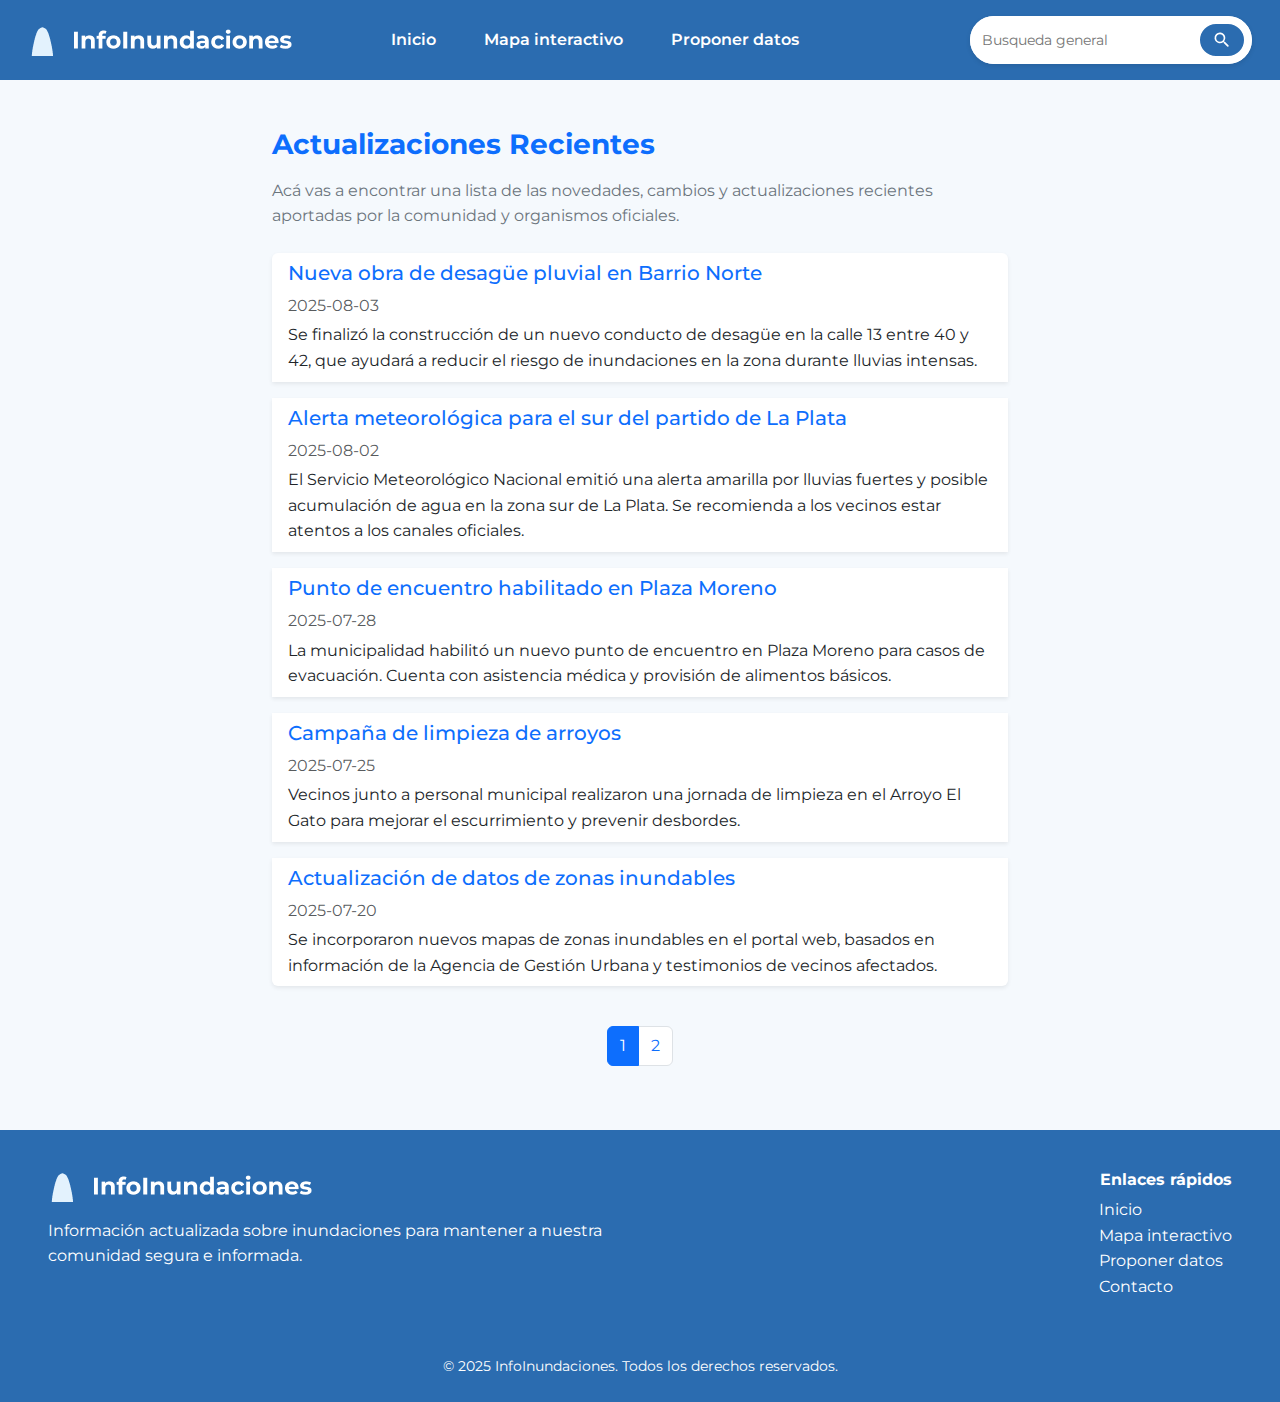
<file: actualizaciones.html>
<!doctype html>
<html lang="es">
  <head>
    <meta charset="UTF-8" />
    <meta name="viewport" content="width=device-width, initial-scale=1.0" />
    <title>Actualizaciones Recientes</title>
    <!-- Fuente Montserrat -->
    <link rel="preconnect" href="https://fonts.googleapis.com" />
    <link rel="preconnect" href="https://fonts.gstatic.com" crossorigin />
    <link
      href="https://fonts.googleapis.com/css2?family=Montserrat:ital,wght@0,100..900;1,100..900&display=swap"
      rel="stylesheet"
    />
    <!-- Bootstrap 5 -->
    <link
      href="https://cdn.jsdelivr.net/npm/bootstrap@5.3.3/dist/css/bootstrap.min.css"
      rel="stylesheet"
    />
    <link rel="stylesheet" href="css/style.css" />
    <link rel="stylesheet" href="css/navbar.css" />
    <link rel="stylesheet" href="css/footer.css" />
    <script src="js/navbar-component.js" defer></script>
  </head>
  <body>
    <!-- Header -->
    <header>
      <navbar-component></navbar-component>
    </header>

    <main class="container py-5" id="main-content" tabindex="-1">
      <section class="row justify-content-center">
        <article
          class="col-12 col-md-10 col-lg-8"
          aria-labelledby="actualizaciones-titulo"
        >
          <h1 id="actualizaciones-titulo" class="h3 fw-bold text-primary mb-3">
            Actualizaciones Recientes
          </h1>
          <p class="text-secondary mb-4">
            Acá vas a encontrar una lista de las novedades, cambios y
            actualizaciones recientes aportadas por la comunidad y organismos
            oficiales.
          </p>
          <section aria-label="Lista de actualizaciones">
            <ul id="actualizaciones-lista" class="list-group mb-4">
              <!-- Las actualizaciones se insertarán aquí vía JS -->
            </ul>
          </section>
          <nav aria-label="Paginación de actualizaciones">
            <ul class="pagination justify-content-center" id="paginacion">
              <!-- Botones de paginación generados por JS -->
            </ul>
          </nav>
        </article>
      </section>
    </main>

    <!-- Footer -->
    <footer class="mt-auto">
      <footer-component></footer-component>
    </footer>

    <!-- Bootstrap JS -->
    <script src="https://cdn.jsdelivr.net/npm/bootstrap@5.3.3/dist/js/bootstrap.bundle.min.js"></script>
    <!-- Footer componente -->
    <script src="js/footer-component.js" defer></script>
    <!-- Actualizaciones JS -->
    <script src="js/actualizaciones.js" defer></script>
  </body>
</html>
</file>
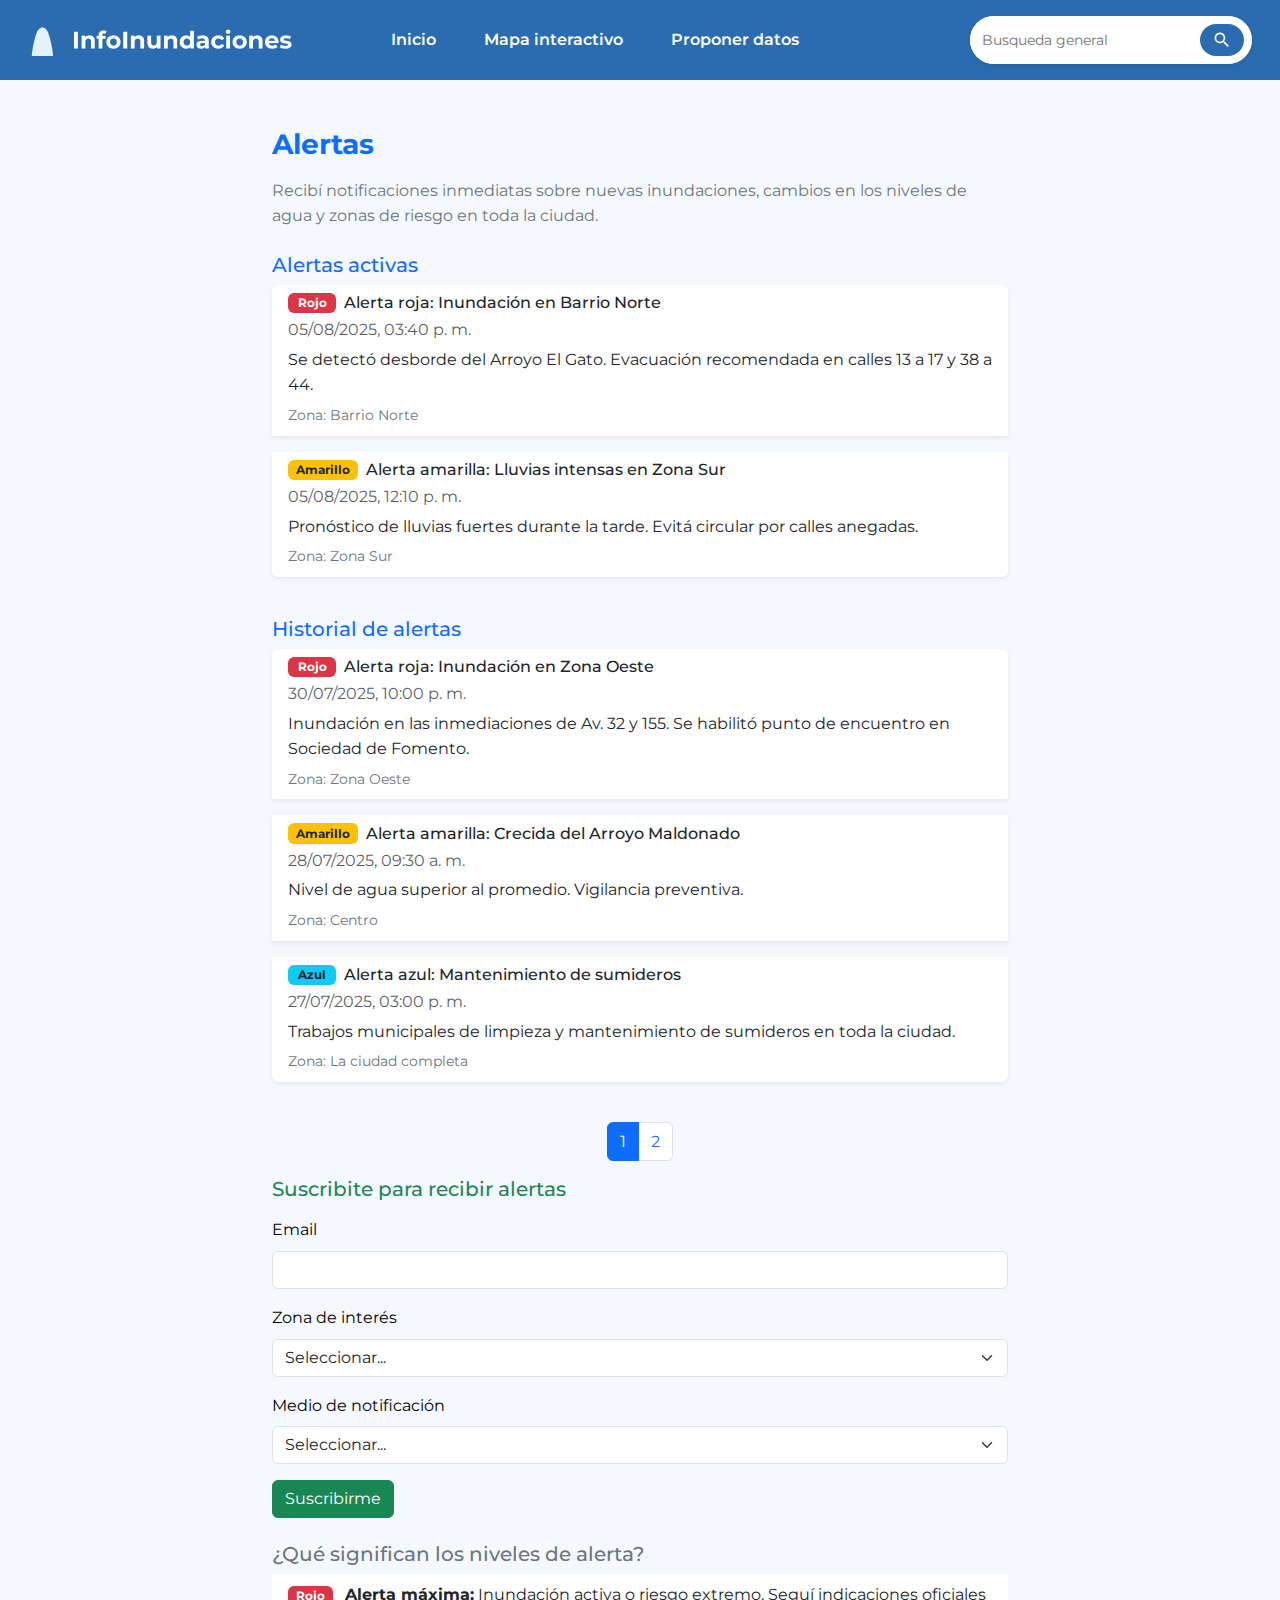
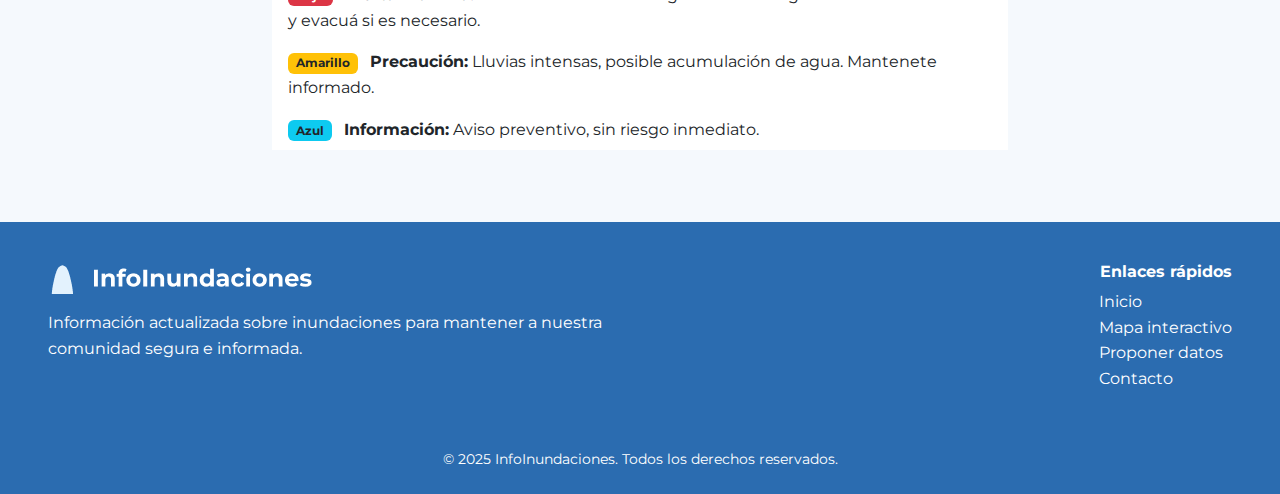
<file: alertas.html>
<!doctype html>
<html lang="es">
  <head>
    <meta charset="UTF-8" />
    <meta name="viewport" content="width=device-width, initial-scale=1.0" />
    <title>Alertas</title>
    <!-- Fuente Montserrat -->
    <link rel="preconnect" href="https://fonts.googleapis.com" />
    <link rel="preconnect" href="https://fonts.gstatic.com" crossorigin />
    <link
      href="https://fonts.googleapis.com/css2?family=Montserrat:ital,wght@0,100..900;1,100..900&display=swap"
      rel="stylesheet"
    />
    <!-- Bootstrap 5 -->
    <link
      href="https://cdn.jsdelivr.net/npm/bootstrap@5.3.3/dist/css/bootstrap.min.css"
      rel="stylesheet"
    />
    <link rel="stylesheet" href="css/style.css" />
    <link rel="stylesheet" href="css/navbar.css" />
    <link rel="stylesheet" href="css/footer.css" />
    <script src="js/navbar-component.js" defer></script>
  </head>
  <body>
    <!-- Header -->
    <header>
      <navbar-component></navbar-component>
    </header>

    <main class="container py-5" id="main-content" tabindex="-1">
      <section class="row justify-content-center">
        <article class="col-12 col-lg-8" aria-labelledby="alertas-titulo">
          <h1 id="alertas-titulo" class="h3 fw-bold text-primary mb-3">
            Alertas
          </h1>
          <p class="text-secondary mb-4">
            Recibí notificaciones inmediatas sobre nuevas inundaciones, cambios
            en los niveles de agua y zonas de riesgo en toda la ciudad.
          </p>

          <!-- Alertas Activas -->
          <section aria-labelledby="alerta-activa-titulo">
            <h2 id="alerta-activa-titulo" class="h5 text-primary mb-2">
              Alertas activas
            </h2>
            <ul class="list-group mb-4" id="alertas-activas-lista">
              <!-- Alertas activas se insertan aquí por JS -->
            </ul>
          </section>

          <!-- Historial de alertas -->
          <section aria-labelledby="historial-alertas-titulo">
            <h2 id="historial-alertas-titulo" class="h5 text-primary mb-2">
              Historial de alertas
            </h2>
            <ul class="list-group mb-4" id="alertas-historial-lista">
              <!-- Historial se inserta aquí por JS -->
            </ul>
            <nav aria-label="Paginación de historial de alertas">
              <ul
                class="pagination justify-content-center"
                id="alertas-historial-paginacion"
              >
                <!-- Paginación JS -->
              </ul>
            </nav>
          </section>

          <!-- Formulario de suscripción -->
          <section aria-labelledby="suscripcion-titulo">
            <h2 id="suscripcion-titulo" class="h5 text-success mb-3">
              Suscribite para recibir alertas
            </h2>
            <!-- ... dentro del formulario de suscripción ... -->
            <form class="mb-4" id="suscripcion-formulario" autocomplete="off">
              <div class="mb-3">
                <label for="suscripcion-email" class="form-label">Email</label>
                <input
                  type="email"
                  class="form-control"
                  id="suscripcion-email"
                  name="email"
                  required
                  aria-required="true"
                  aria-label="Ingresá tu email para recibir alertas"
                />
              </div>
              <div class="mb-3">
                <label for="suscripcion-zona" class="form-label"
                  >Zona de interés</label
                >
                <select
                  class="form-select"
                  id="suscripcion-zona"
                  name="zona"
                  aria-label="Seleccioná tu zona de interés"
                  required
                >
                  <option value="" disabled hidden selected>
                    Seleccionar...
                  </option>
                  <option value="Barrio Norte">Barrio Norte</option>
                  <option value="Zona Sur">Zona Sur</option>
                  <option value="Centro">Centro</option>
                  <option value="Zona Oeste">Zona Oeste</option>
                  <option value="La ciudad completa">Toda la ciudad</option>
                </select>
              </div>
              <div class="mb-3">
                <label for="suscripcion-medio" class="form-label"
                  >Medio de notificación</label
                >
                <select
                  class="form-select"
                  id="suscripcion-medio"
                  name="medio"
                  aria-label="Seleccioná medio de notificación"
                  required
                >
                  <option value="" disabled hidden selected>
                    Seleccionar...
                  </option>
                  <option value="Email">Email</option>
                  <option value="WhatsApp">WhatsApp</option>
                  <option value="Push">Notificación Push</option>
                </select>
              </div>
              <button type="submit" class="btn btn-success">Suscribirme</button>
              <div class="mt-2 visually-hidden" id="suscripcion-mensaje"></div>
            </form>
          </section>

          <!-- Ayuda y explicación de niveles -->
          <section aria-labelledby="niveles-alerta-titulo">
            <h2 id="niveles-alerta-titulo" class="h5 text-secondary mb-2">
              ¿Qué significan los niveles de alerta?
            </h2>
            <ul class="list-group list-group-flush mb-4">
              <li class="list-group-item border-0">
                <span class="badge bg-danger me-2">Rojo</span>
                <strong>Alerta máxima:</strong> Inundación activa o riesgo
                extremo. Seguí indicaciones oficiales y evacuá si es necesario.
              </li>
              <li class="list-group-item border-0">
                <span class="badge bg-warning text-dark me-2">Amarillo</span>
                <strong>Precaución:</strong> Lluvias intensas, posible
                acumulación de agua. Mantenete informado.
              </li>
              <li class="list-group-item border-0">
                <span class="badge bg-info text-dark me-2">Azul</span>
                <strong>Información:</strong> Aviso preventivo, sin riesgo
                inmediato.
              </li>
            </ul>
          </section>
        </article>
      </section>
    </main>

    <!-- Footer -->
    <footer class="mt-auto">
      <footer-component></footer-component>
    </footer>

    <!-- Bootstrap JS -->
    <script src="https://cdn.jsdelivr.net/npm/bootstrap@5.3.3/dist/js/bootstrap.bundle.min.js"></script>
    <!-- Footer componente -->
    <script src="js/footer-component.js" defer></script>
    <!-- Alertas JS -->
    <script src="js/alertas.js" defer></script>
  </body>
</html>
</file>
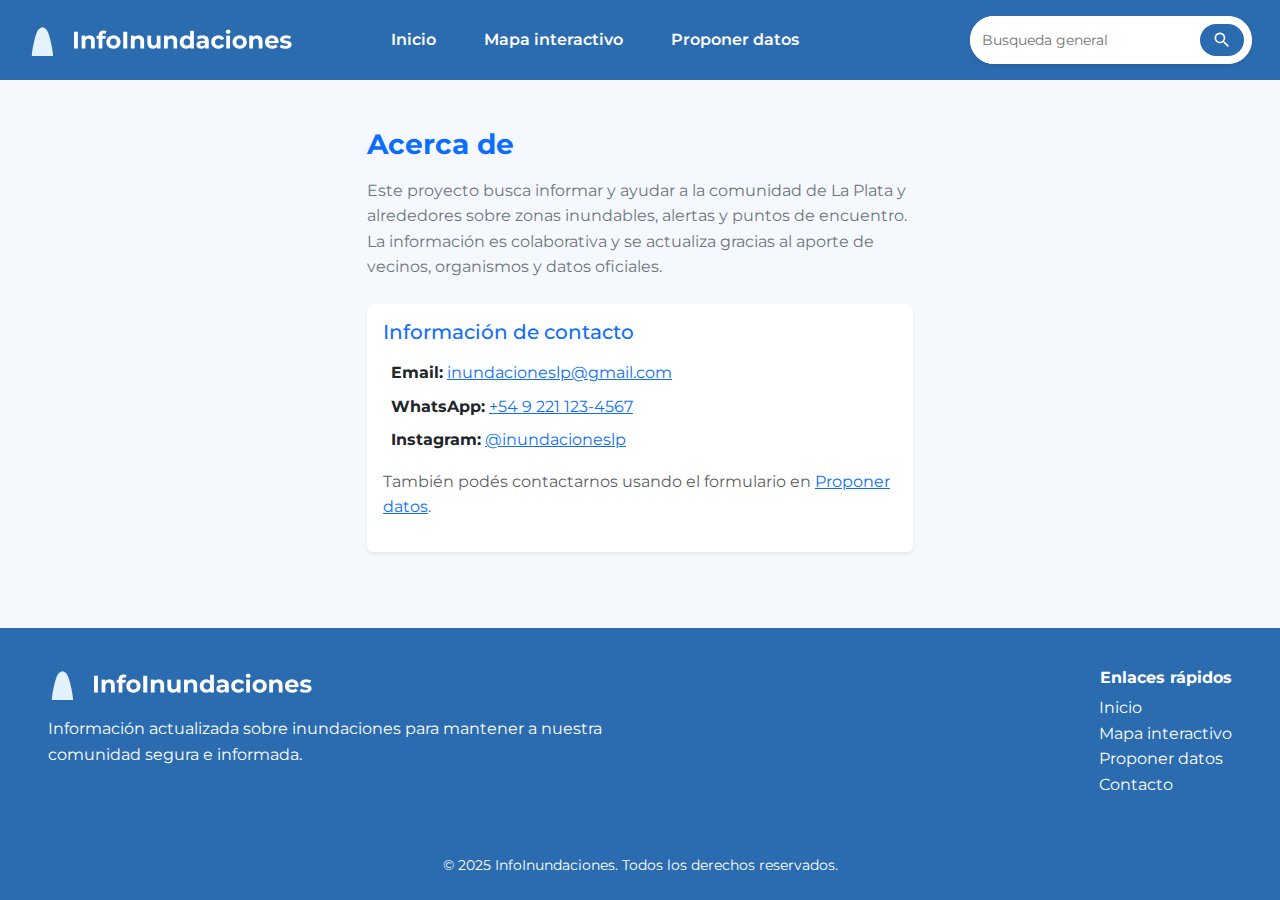
<file: contacto.html>
<!doctype html>
<html lang="es">
  <head>
    <meta charset="UTF-8" />
    <meta name="viewport" content="width=device-width, initial-scale=1.0" />
    <title>Contacto</title>
    <!-- Fuente Montserrat -->
    <link rel="preconnect" href="https://fonts.googleapis.com" />
    <link rel="preconnect" href="https://fonts.gstatic.com" crossorigin />
    <link
      href="https://fonts.googleapis.com/css2?family=Montserrat:ital,wght@0,100..900;1,100..900&display=swap"
      rel="stylesheet"
    />
    <!-- Bootstrap 5 -->
    <link
      href="https://cdn.jsdelivr.net/npm/bootstrap@5.3.3/dist/css/bootstrap.min.css"
      rel="stylesheet"
    />
    <link rel="stylesheet" href="css/style.css" />
    <link rel="stylesheet" href="css/navbar.css" />
    <link rel="stylesheet" href="css/footer.css" />
    <script src="js/navbar-component.js" defer></script>
  </head>
  <body>
    <!-- Header -->
    <header>
      <navbar-component></navbar-component>
    </header>

    <main class="container py-5" id="main-content" tabindex="-1">
      <section class="row justify-content-center">
        <article
          class="col-12 col-md-8 col-lg-6"
          aria-labelledby="acerca-titulo"
        >
          <h1 id="acerca-titulo" class="h3 fw-bold text-primary mb-3">
            Acerca de
          </h1>
          <p class="text-secondary mb-4">
            Este proyecto busca informar y ayudar a la comunidad de La Plata y
            alrededores sobre zonas inundables, alertas y puntos de encuentro.
            La información es colaborativa y se actualiza gracias al aporte de
            vecinos, organismos y datos oficiales.
          </p>
          <div
            class="card shadow-sm border-0"
            aria-labelledby="contacto-titulo"
            aria-describedby="contacto-descripcion"
          >
            <div class="card-body">
              <h2 id="contacto-titulo" class="h5 text-primary mb-3">
                Información de contacto
              </h2>
              <p id="contacto-descripcion" class="visually-hidden">
                Formas de contactarnos por correo, WhatsApp o Instagram
              </p>
              <ul class="list-unstyled mb-3" role="list">
                <li class="mb-2" role="listitem">
                  <i class="bi bi-envelope-fill me-2" aria-hidden="true"></i>
                  <strong>Email:</strong>
                  <a
                    href="mailto:inundacioneslp@gmail.com"
                    aria-label="Enviar correo a inundacioneslp@gmail.com"
                    >inundacioneslp@gmail.com</a
                  >
                </li>
                <li class="mb-2" role="listitem">
                  <i class="bi bi-whatsapp me-2" aria-hidden="true"></i>
                  <strong>WhatsApp:</strong>
                  <a
                    href="https://wa.me/5492211234567"
                    aria-label="Enviar mensaje por WhatsApp al número +54 9 221 123-4567"
                    >+54 9 221 123-4567</a
                  >
                </li>
                <li class="mb-2" role="listitem">
                  <i class="bi bi-instagram me-2" aria-hidden="true"></i>
                  <strong>Instagram:</strong>
                  <a
                    href="https://instagram.com/inundacioneslp"
                    aria-label="Ir al Instagram @inundacioneslp"
                    >@inundacioneslp</a
                  >
                </li>
              </ul>
              <p class="text-muted">
                También podés contactarnos usando el formulario en
                <a
                  href="proponer_datos.html"
                  aria-label="Ir a la página Proponer datos para contactarnos"
                  >Proponer datos</a
                >.
              </p>
            </div>
          </div>
        </article>
      </section>
    </main>

    <!-- Footer -->
    <footer class="mt-auto">
      <footer-component></footer-component>
    </footer>

    <!-- Bootstrap JS -->
    <script src="https://cdn.jsdelivr.net/npm/bootstrap@5.3.3/dist/js/bootstrap.bundle.min.js"></script>
    <!-- Footer componente -->
    <script src="js/footer-component.js" defer></script>
  </body>
</html>
</file>
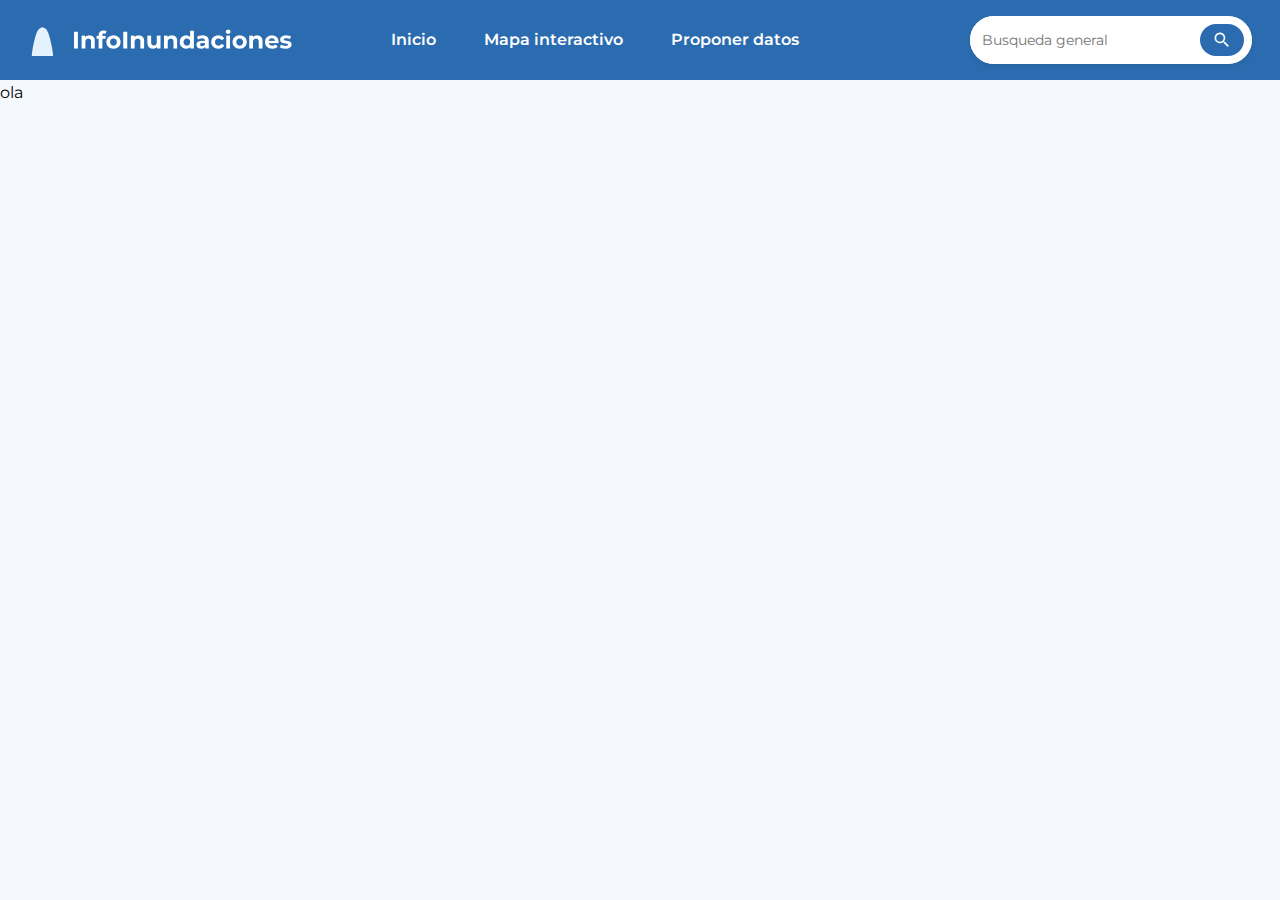
<file: pepe.html>
<!DOCTYPE html>
<html lang="en">
<head>
  <meta charset="UTF-8" />
  <meta name="viewport" content="width=device-width, initial-scale=1.0" />
  <title>InfoInundaciones</title>

  <!-- Usamos fuente Montserrat -->
  <link rel="preconnect" href="https://fonts.googleapis.com" />
  <link rel="preconnect" href="https://fonts.gstatic.com" crossorigin />
  <link
    href="https://fonts.googleapis.com/css2?family=Montserrat:ital,wght@0,100..900;1,100..900&display=swap"
    rel="stylesheet"
  />

  <!-- Usamos bootstrap 5 -->
  <link
    href="https://cdn.jsdelivr.net/npm/bootstrap@5.3.3/dist/css/bootstrap.min.css"
    rel="stylesheet"
  />
  <link rel="stylesheet" href="css/style.css" />
  <link rel="stylesheet" href="css/navbar.css" />
  <script src="js/navbar-component.js" defer></script>
</head>
<body>
    <header role="banner">
        <navbar-component></navbar-component>
    </header>
    ola
</body>
</html>
</file>
<file: css/style.css>
@font-face {
  font-family: 'OpenDyslexic';
  src: url('../assets/fonts/OpenDyslexic/OpenDyslexic-Regular.woff2') format('woff2'),
       url('../assets/fonts/OpenDyslexic/OpenDyslexic-Regular.woff') format('woff');
  font-weight: normal;
  font-style: normal;
}

@font-face {
  font-family: 'OpenDyslexic';
  src: url('../assets/fonts/OpenDyslexic/OpenDyslexic-Bold.woff2') format('woff2'),
       url('../assets/fonts/OpenDyslexic/OpenDyslexic-Bold.woff') format('woff');
  font-weight: bold;
  font-style: normal;
}


/* ==== Variables de color accesibles ==== */
:root {
    --color-fondo: #F5F9FD;
    --color-fondo-secundario: #2B6CB0;
    --color-fondo-terciario: #F59E0B;
    --color-fondo-hero: linear-gradient(270deg, rgba(43, 108, 176, 1) 0%, rgba(30, 78, 140, 1) 100%);
    --color-fondo-card: #FFFFFF;
    --color-texto-primario: #FFFFFF;
    --color-texto-secundario: #E3F2FD;
    --color-texto-terciario: #2B6CB0;
    --color-texto-titulo: #1E4E8C;
    --color-texto-titulo-secundario: #000000;
    --color-texto-label: #000000;
    --color-foco: #ffbf47;
    --color-fondo-terciario-hover: #d98206;
    --fuente-base: 'Montserrat', sans-serif;
}

html, body {
  height: 100%;
  margin: 0;
}

html {
    font-size: 16px; /* Esto serían 16px */
    scroll-behavior: smooth;
}
  
body {
    font-family: 'Montserrat', sans-serif;
    color: var(--color-texto);
    background-color: var(--color-fondo);
    line-height: 1.6;
    font-size: 1rem;
    padding: 0;
    margin: 0;
    min-height: 100vh;
    display: flex;
    flex-direction: column;
}

main {
    flex: 1;
}
  
/* Para el enfoque */
:focus-visible {
    outline: 3px solid var(--color-foco);
    outline-offset: 2px;
}
  
/* Para el salto de contenido */
.skip-link {
    position: absolute;
    left: -999px;
    top: auto;
    width: 1px;
    height: 1px;
    overflow: hidden;
    z-index: 100;
}
  
.skip-link:focus {
    left: 1rem;
    top: 1rem;
    width: auto;
    height: auto;
    padding: 0.5rem 1rem;
    background: var(--color-foco);
    color: black;
    text-decoration: none;
    font-weight: bold;
    border-radius: 4px;
}
  
/* Para que las imagenes sean accesibles */
img {
    max-width: 100%;
    height: auto;
    display: block;
}

.titulo-principal {
    color: var(--color-texto-titulo-secundario);
    margin-bottom: 1rem;
    font-weight: bold;
}

.texto-descripcion {
  color: var(--color-texto-titulo-secundario);
  font-size: 1.125rem;
}

/* Bootstrap overrides opcionales */
.btn:focus-visible {
    box-shadow: 0 0 0 0.25rem rgba(255, 191, 71, 0.5); /* Para un color de foco accesible :) */
}

/* Contraste alto */
body.high-contrast {
  background-color: #000 !important;
  color: #fff !important;
}

body.high-contrast a {
  color: #0ff !important;
}

body.high-contrast img {
  filter: brightness(0.8) contrast(1.2);
}

html.font-normal {
  font-size: 16px;
}

html.font-large {
  font-size: 18px;
}

html.font-xlarge {
  font-size: 20px;
}

/* Tipografía legible */
body.dyslexic-font {
  font-family: 'OpenDyslexic', Arial, sans-serif;
}

/* Foco visible */
body.focus-visible *:focus {
  outline: 3px solid #ffbf47;
  outline-offset: 3px;
}

/* Solo para probar visibilidad en links */
body.focus-visible a:focus {
  background-color: #ffbf47;
  color: #000;
}

body.dark-mode {
  --color-fondo: #000000; /* fondo general */
  --color-fondo-secundario: #1E1E1E; /* navbar, footer, tarjetas destacadas */
  --color-fondo-terciario: #F59E0B; /* botón naranja */
  --color-fondo-terciario-hover: #d98206;
  --color-fondo-hero: #000000;
  --color-fondo-card: #1E1E1E;
  --color-texto-primario: #FFFFFF; /* texto general */
  --color-texto-secundario: #B0C4DE; /* texto más sutil */
  --color-texto-terciario: #2B6CB0; /* reemplaza al azul claro */
  --color-texto-label: #FFFFFF;
  --color-texto-titulo: #E3F2FD; /* títulos destacados */
  --color-texto-titulo-secundario: #FFFFFF; /* texto menos enfático */
  --color-foco: #ffbf47;
}



@media (max-width: 576px) {
    html {
        font-size: 14px;
    }

    img {
        max-width: 200px;
    }
}

@media (max-width: 420px) {
    html {
        font-size: 10px;
    }
}
</file>
<file: css/navbar.css>
.navbar {
    background-color: var(--color-fondo-secundario);
    color: var(--color-texto-primario);
    padding: 1rem;
}

.navbar-nav .nav-link {
  position: relative;
  color: var(--color-texto-primario); /* o #2b6cb0 */
  font-weight: 600;
  transition: color 0.3s ease;
  text-decoration: none;
}

/* Línea de subrayado animada */
.navbar-nav .nav-link::after {
  content: "";
  position: absolute;
  left: 0;
  bottom: 0;
  width: 0%;
  height: 2px;
  background-color: currentColor;
  transition: width 0.3s ease;
}

/* Hover o activo → mostrar línea */
.navbar-nav .nav-link:hover::after,
.navbar-nav .nav-link.active::after {
  width: 100%;
}

.search-container {
    max-width: 600px;
    margin-left: auto;
}

.search-box {
    display: flex;
    box-shadow: 0 2px 5px rgba(0,0,0,0.1);
    border-radius: 48px;
    overflow: hidden;
    background-color: var(--color-texto-primario);
    height: 3rem;
}

.search-input {
    flex: 1;
    padding: 0.5rem 0.75rem;
    border: none;
    font-size: 0.875rem;
    outline: none;
}

.search-button {
    padding: .5rem .75rem;
    background-color: var(--color-fondo-secundario);
    color: var(--color-texto-primario);
    border-radius: 48px;
    border: 8px solid#FFF;
    cursor: pointer;
    font-size: 16px;
    transition: background-color 0.3s;
    display: flex;
    align-items: center;
    justify-content: center;
}

.search-button:hover {
    background-color: var(--color-texto-titulo);
}

.search-button svg {
    fill: currentColor;
    width: 1.25rem;
    height: 1.25rem;
}

@media (max-width: 991.98px) {
  .search-container {
    margin-left: 0;
    margin-top: .2rem;
    margin-bottom: 1rem;
  }

  .search-box {
    border: 2px solid var(--color-fondo-secundario);
  }

  .navbar-nav {
    margin-top: 2rem;
    text-align: center;
  }

  .navbar-nav .nav-link {
    color: var(--color-fondo-secundario) !important;
  }

  .navbar-collapse {
    background-color: var(--color-texto-primario);
    display: flex;
    flex-direction: column;
    align-items: center;
    justify-content: center;
  }
}
</file>
<file: css/footer.css>
footer.footer {
  background-color: var(--color-fondo-secundario);
}

footer.footer a:hover {
  text-decoration: underline;
}
</file>
